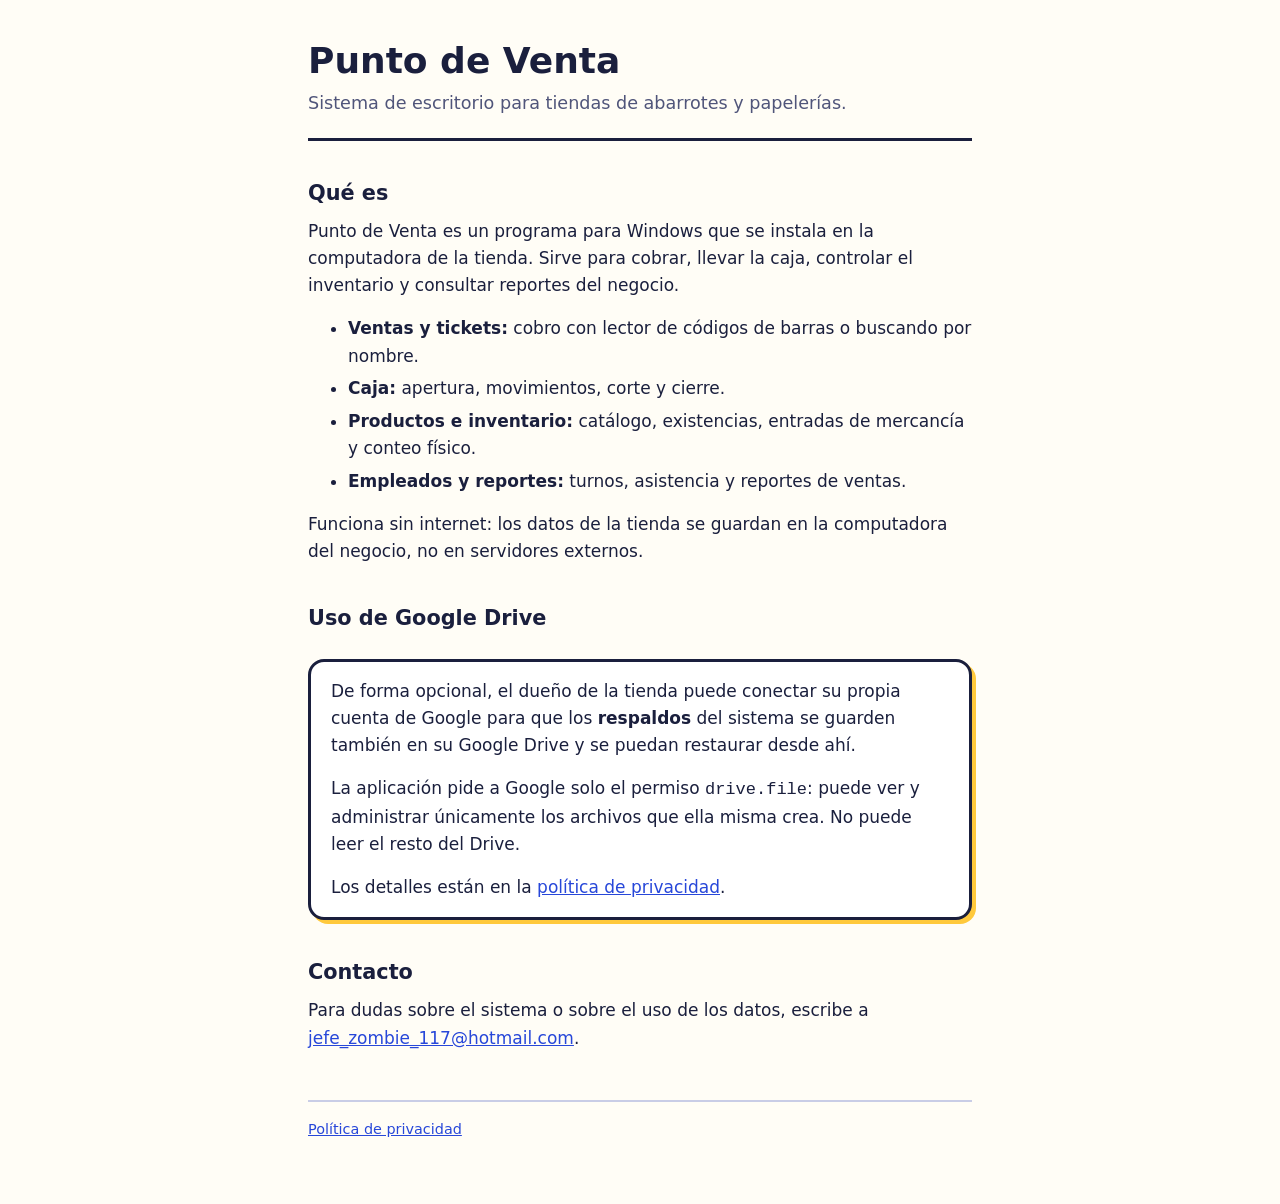
<file: index.html>
<!doctype html>
<html lang="es-MX">
  <head>
    <meta charset="utf-8" />
    <meta name="viewport" content="width=device-width, initial-scale=1" />
    <title>Punto de Venta</title>
    <meta name="description" content="Punto de Venta: sistema de escritorio para tiendas de abarrotes y papelerías." />
    <link rel="stylesheet" href="estilo.css" />
  </head>
  <body>
    <main>
      <header>
        <h1>Punto de Venta</h1>
        <p class="entrada">Sistema de escritorio para tiendas de abarrotes y papelerías.</p>
      </header>

      <h2>Qué es</h2>
      <p>
        Punto de Venta es un programa para Windows que se instala en la computadora de la tienda. Sirve para cobrar,
        llevar la caja, controlar el inventario y consultar reportes del negocio.
      </p>
      <ul>
        <li><strong>Ventas y tickets:</strong> cobro con lector de códigos de barras o buscando por nombre.</li>
        <li><strong>Caja:</strong> apertura, movimientos, corte y cierre.</li>
        <li><strong>Productos e inventario:</strong> catálogo, existencias, entradas de mercancía y conteo físico.</li>
        <li><strong>Empleados y reportes:</strong> turnos, asistencia y reportes de ventas.</li>
      </ul>
      <p>
        Funciona sin internet: los datos de la tienda se guardan en la computadora del negocio, no en servidores
        externos.
      </p>

      <h2>Uso de Google Drive</h2>
      <div class="recuadro">
        <p>
          De forma opcional, el dueño de la tienda puede conectar su propia cuenta de Google para que los
          <strong>respaldos</strong> del sistema se guarden también en su Google Drive y se puedan restaurar desde ahí.
        </p>
        <p>
          La aplicación pide a Google solo el permiso <code>drive.file</code>: puede ver y administrar únicamente los
          archivos que ella misma crea. No puede leer el resto del Drive.
        </p>
        <p>Los detalles están en la <a href="privacidad.html">política de privacidad</a>.</p>
      </div>

      <h2>Contacto</h2>
      <p>
        Para dudas sobre el sistema o sobre el uso de los datos, escribe a
        <a href="mailto:jefe_zombie_117@hotmail.com">jefe_zombie_117@hotmail.com</a>.
      </p>

      <footer>
        <a href="privacidad.html">Política de privacidad</a>
      </footer>
    </main>
  </body>
</html>
</file>
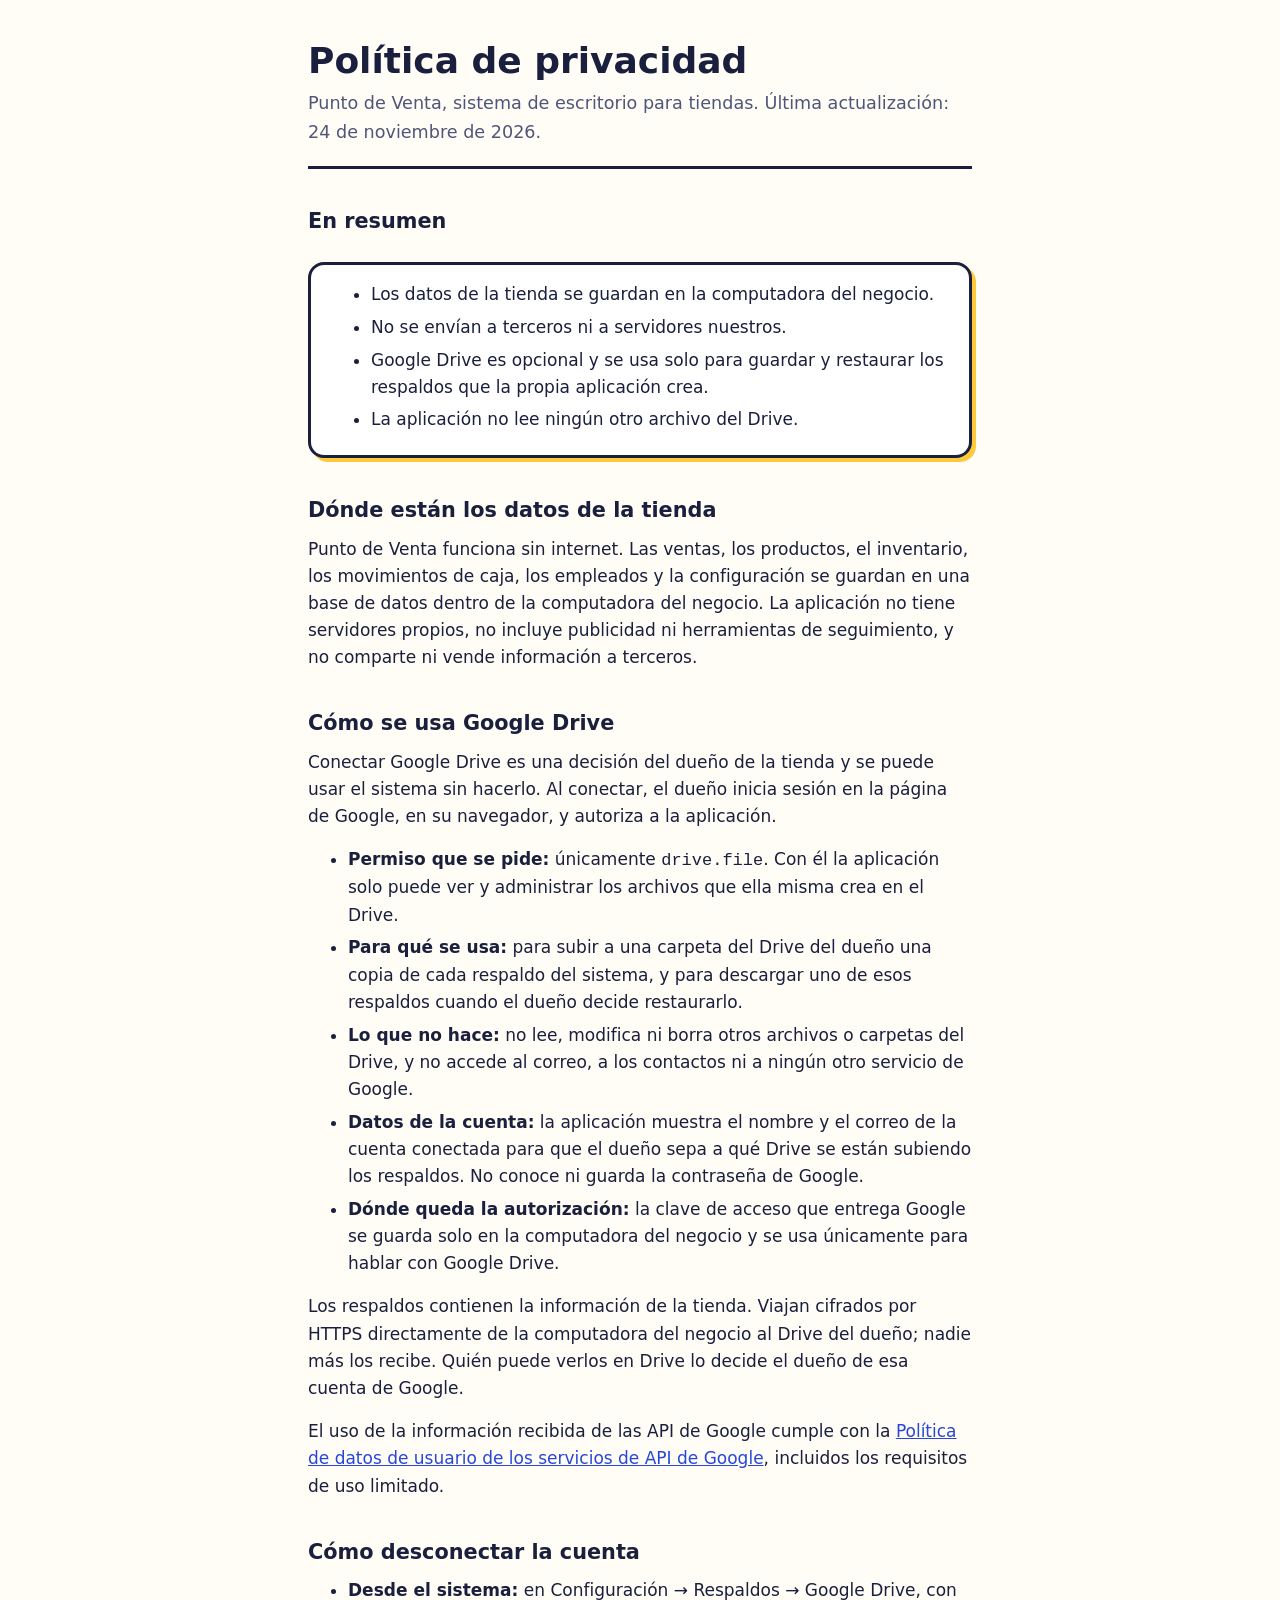
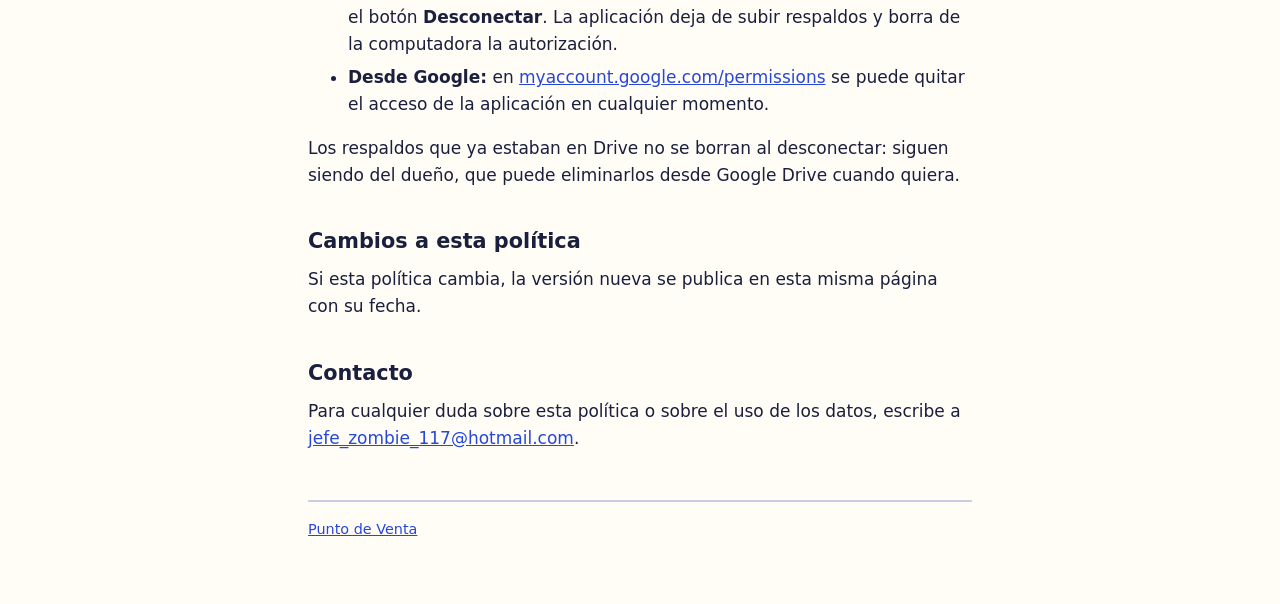
<file: privacidad.html>
<!doctype html>
<html lang="es-MX">
  <head>
    <meta charset="utf-8" />
    <meta name="viewport" content="width=device-width, initial-scale=1" />
    <title>Política de privacidad · Punto de Venta</title>
    <meta name="description" content="Qué datos usa Punto de Venta y cómo usa Google Drive para los respaldos." />
    <link rel="stylesheet" href="estilo.css" />
  </head>
  <body>
    <main>
      <header>
        <h1>Política de privacidad</h1>
        <p class="entrada">Punto de Venta, sistema de escritorio para tiendas. Última actualización: 24 de noviembre de 2026.</p>
      </header>

      <h2>En resumen</h2>
      <div class="recuadro">
        <ul>
          <li>Los datos de la tienda se guardan en la computadora del negocio.</li>
          <li>No se envían a terceros ni a servidores nuestros.</li>
          <li>
            Google Drive es opcional y se usa solo para guardar y restaurar los respaldos que la propia aplicación
            crea.
          </li>
          <li>La aplicación no lee ningún otro archivo del Drive.</li>
        </ul>
      </div>

      <h2>Dónde están los datos de la tienda</h2>
      <p>
        Punto de Venta funciona sin internet. Las ventas, los productos, el inventario, los movimientos de caja, los
        empleados y la configuración se guardan en una base de datos dentro de la computadora del negocio. La
        aplicación no tiene servidores propios, no incluye publicidad ni herramientas de seguimiento, y no comparte ni
        vende información a terceros.
      </p>

      <h2>Cómo se usa Google Drive</h2>
      <p>
        Conectar Google Drive es una decisión del dueño de la tienda y se puede usar el sistema sin hacerlo. Al
        conectar, el dueño inicia sesión en la página de Google, en su navegador, y autoriza a la aplicación.
      </p>
      <ul>
        <li>
          <strong>Permiso que se pide:</strong> únicamente <code>drive.file</code>. Con él la aplicación solo puede ver
          y administrar los archivos que ella misma crea en el Drive.
        </li>
        <li>
          <strong>Para qué se usa:</strong> para subir a una carpeta del Drive del dueño una copia de cada respaldo del
          sistema, y para descargar uno de esos respaldos cuando el dueño decide restaurarlo.
        </li>
        <li>
          <strong>Lo que no hace:</strong> no lee, modifica ni borra otros archivos o carpetas del Drive, y no accede
          al correo, a los contactos ni a ningún otro servicio de Google.
        </li>
        <li>
          <strong>Datos de la cuenta:</strong> la aplicación muestra el nombre y el correo de la cuenta conectada para
          que el dueño sepa a qué Drive se están subiendo los respaldos. No conoce ni guarda la contraseña de Google.
        </li>
        <li>
          <strong>Dónde queda la autorización:</strong> la clave de acceso que entrega Google se guarda solo en la
          computadora del negocio y se usa únicamente para hablar con Google Drive.
        </li>
      </ul>
      <p>
        Los respaldos contienen la información de la tienda. Viajan cifrados por HTTPS directamente de la computadora
        del negocio al Drive del dueño; nadie más los recibe. Quién puede verlos en Drive lo decide el dueño de esa
        cuenta de Google.
      </p>
      <p>
        El uso de la información recibida de las API de Google cumple con la
        <a href="https://developers.google.com/terms/api-services-user-data-policy">Política de datos de usuario de los servicios de API de Google</a>,
        incluidos los requisitos de uso limitado.
      </p>

      <h2>Cómo desconectar la cuenta</h2>
      <ul>
        <li>
          <strong>Desde el sistema:</strong> en Configuración → Respaldos → Google Drive, con el botón
          <strong>Desconectar</strong>. La aplicación deja de subir respaldos y borra de la computadora la
          autorización.
        </li>
        <li>
          <strong>Desde Google:</strong> en
          <a href="https://myaccount.google.com/permissions">myaccount.google.com/permissions</a> se puede quitar el
          acceso de la aplicación en cualquier momento.
        </li>
      </ul>
      <p>
        Los respaldos que ya estaban en Drive no se borran al desconectar: siguen siendo del dueño, que puede
        eliminarlos desde Google Drive cuando quiera.
      </p>

      <h2>Cambios a esta política</h2>
      <p>Si esta política cambia, la versión nueva se publica en esta misma página con su fecha.</p>

      <h2>Contacto</h2>
      <p>
        Para cualquier duda sobre esta política o sobre el uso de los datos, escribe a
        <a href="mailto:jefe_zombie_117@hotmail.com">jefe_zombie_117@hotmail.com</a>.
      </p>

      <footer>
        <a href="index.html">Punto de Venta</a>
      </footer>
    </main>
  </body>
</html>
</file>
<file: estilo.css>
:root {
  --tinta: #1a1f3d;
  --crema: #fffdf6;
  --suave: #50557a;
  --amarillo: #ffc93c;
  --linea: #c9cde6;
}

* {
  box-sizing: border-box;
}

body {
  background: var(--crema);
  color: var(--tinta);
  font-family: system-ui, -apple-system, "Segoe UI", Roboto, Arial, sans-serif;
  font-size: 17px;
  line-height: 1.6;
  margin: 0;
}

main {
  margin: 0 auto;
  max-width: 44rem;
  padding: 2.5rem 1.25rem 4rem;
}

header {
  border-bottom: 3px solid var(--tinta);
  margin-bottom: 2rem;
  padding-bottom: 1.25rem;
}

h1 {
  font-size: 2.25rem;
  line-height: 1.15;
  margin: 0 0 0.5rem;
}

h2 {
  font-size: 1.3rem;
  margin: 2.25rem 0 0.5rem;
}

p,
ul {
  margin: 0 0 1rem;
}

li {
  margin-bottom: 0.35rem;
}

a {
  color: #2747d9;
}

.entrada {
  color: var(--suave);
  font-size: 1.1rem;
  margin: 0;
}

.recuadro {
  background: #fff;
  border: 3px solid var(--tinta);
  border-radius: 1rem;
  box-shadow: 4px 4px 0 var(--amarillo);
  margin: 1.5rem 0;
  padding: 1rem 1.25rem;
}

.recuadro p:last-child,
.recuadro ul:last-child {
  margin-bottom: 0;
}

footer {
  border-top: 2px solid var(--linea);
  color: var(--suave);
  font-size: 0.9rem;
  margin-top: 3rem;
  padding-top: 1rem;
}
</file>
